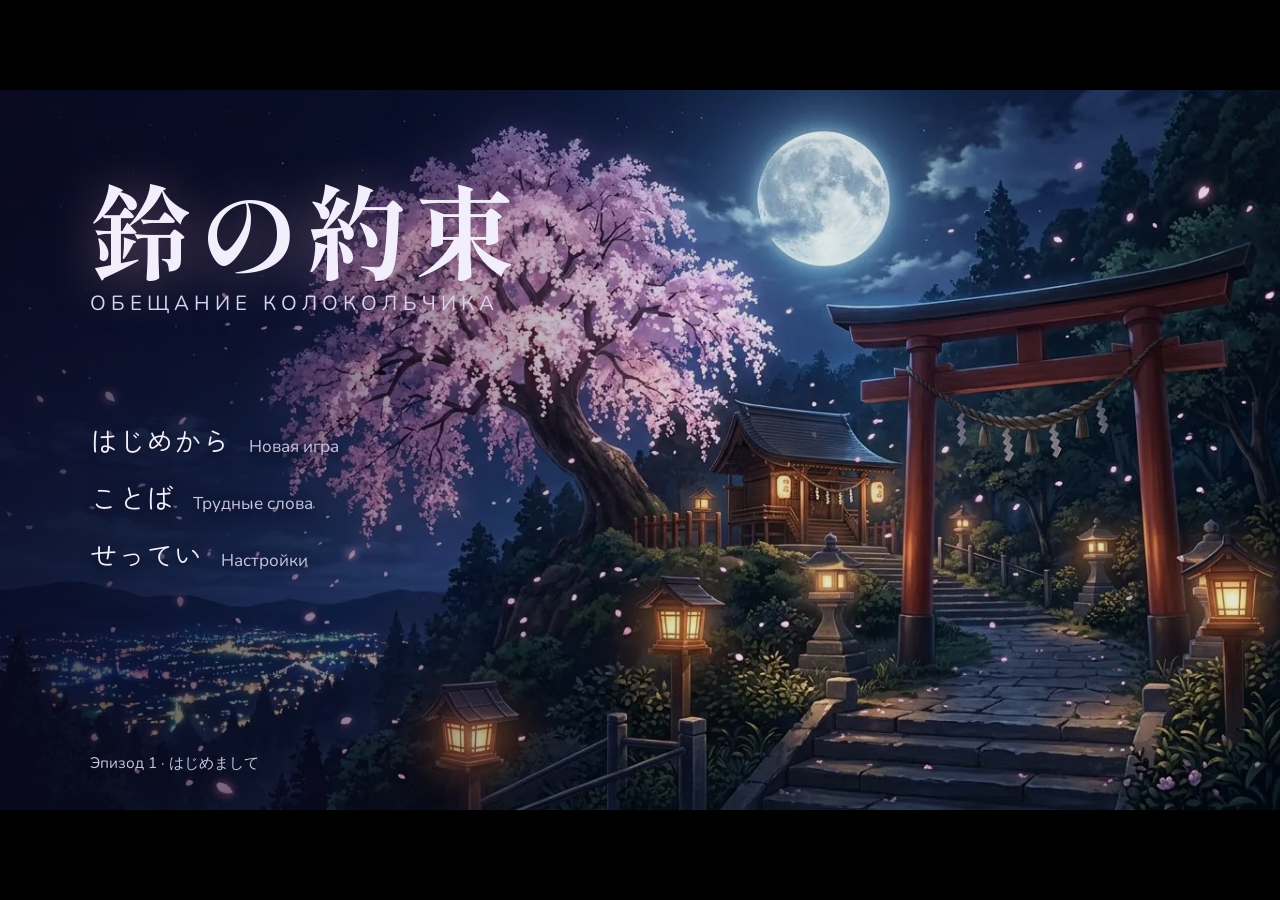
<file: web/index.html>
<!doctype html>
<html lang="ru">
<head>
<meta charset="utf-8">
<meta name="viewport" content="width=device-width, initial-scale=1, viewport-fit=cover">
<title>鈴の約束 · Обещание колокольчика</title>
<meta name="description" content="Визуальная новелла: история о колокольчике, дружбе и Японии — с простым японским.">
<link rel="preconnect" href="https://fonts.googleapis.com">
<link rel="preconnect" href="https://fonts.gstatic.com" crossorigin>
<link rel="stylesheet" href="https://fonts.googleapis.com/css2?family=Shippori+Mincho:wght@700;800&family=Zen+Maru+Gothic:wght@500;700&family=Klee+One:wght@600&family=Nunito:ital,wght@0,500;0,700;0,800;1,500&display=swap">
<link rel="stylesheet" href="css/game.css">
</head>
<body>
<div id="stage" aria-live="polite">
  <div id="game">
    <!-- фон: два слоя для плавной смены -->
    <div class="bg" id="bgA"></div>
    <div class="bg" id="bgB"></div>
    <div id="grain"></div>
    <div id="sprites"></div>

    <!-- верхние кнопки -->
    <div id="hud" hidden>
      <div id="sceneTag"></div>
      <div class="hud-btns">
        <button class="round" id="btnLog" title="История реплик" aria-label="История реплик">履歴</button>
        <button class="round" id="btnMenu" title="Меню" aria-label="Меню">☰</button>
      </div>
    </div>

    <!-- окно диалога -->
    <div id="dialog" hidden>
      <div id="nameTag" hidden></div>
      <div id="lineJp" lang="ja"></div>
      <div class="dlg-ctrls"><span id="nextMark">▼</span></div>
    </div>

    <div id="choices" hidden></div>
    <div id="pick" hidden></div>
    <div id="signCard" hidden></div>
    <div id="sceneCard" hidden><div class="sc-main"></div><div class="sc-sub"></div></div>
    <div id="toast" hidden></div>
    <div id="wordCard" hidden></div>

    <!-- титульный экран -->
    <section id="title" class="screen">
      <div class="petals" aria-hidden="true"></div>
      <div class="title-block">
        <h1 lang="ja">鈴の約束</h1>
        <p>Обещание колокольчика</p>
      </div>
      <nav class="title-menu">
        <button id="tNew"><span lang="ja">はじめから</span><small>Новая игра</small></button>
        <button id="tCont" hidden><span lang="ja">つづきから</span><small id="tContSub">Продолжить</small></button>
        <button id="tWords"><span lang="ja">ことば</span><small>Трудные слова</small></button>
        <button id="tSettings"><span lang="ja">せってい</span><small>Настройки</small></button>
      </nav>
      <div class="title-foot">Эпизод 1 · はじめまして</div>
    </section>

    <!-- имя героя -->
    <section id="nameScreen" class="screen" hidden>
      <div class="panel name-panel">
        <h2 lang="ja">あなたの なまえは？</h2>
        <p class="muted">Как тебя зовут?</p>
        <label for="nameInput">Имя</label>
        <input id="nameInput" maxlength="16" autocomplete="off" placeholder="Например, Анна">
        <div class="kana-row">
          <div>
            <div class="muted small">По-японски</div>
            <div id="kanaPreview" lang="ja">アンナ</div>
          </div>
          <button class="link" id="kanaEditBtn">изменить</button>
        </div>
        <input id="kanaInput" lang="ja" maxlength="12" hidden>
        <div class="seg" role="radiogroup" aria-label="Кто ты">
          <button id="gF" class="on" role="radio" aria-checked="true">я девочка</button>
          <button id="gM" role="radio" aria-checked="false">я мальчик</button>
        </div>
        <div class="row-end">
          <button class="ghost" id="nameBack">Назад</button>
          <button class="primary" id="nameGo">Начать</button>
        </div>
      </div>
    </section>

    <!-- письмо Ханы -->
    <section id="letter" class="overlay" hidden>
      <div class="paper" lang="ja"></div>
      <div class="letter-hint">Нажми, чтобы закрыть</div>
    </section>

    <!-- конец эпизода -->
    <section id="ending" class="screen" hidden>
      <div class="panel end-panel">
        <div class="end-kicker" lang="ja">第1話 おわり</div>
        <h2>Конец первого эпизода</h2>
        <div class="friends"></div>
        <p class="teaser"></p>
        <div class="row-end">
          <button class="ghost" id="endWords">Трудные слова</button>
          <button class="ghost" id="endAgain">Сыграть заново</button>
          <button class="primary" id="endMenu">В главное меню</button>
        </div>
      </div>
    </section>

    <!-- общие окна -->
    <section id="modal" class="overlay" hidden>
      <div class="panel modal-panel">
        <div class="modal-head"><h2 id="modalTitle"></h2><button class="round" id="modalClose" aria-label="Закрыть">×</button></div>
        <div id="modalBody"></div>
      </div>
    </section>

  </div>
</div>
<div id="rotate" aria-hidden="true">Поверни телефон горизонтально ↻</div>
<script src="js/words.js"></script>
<script src="js/ep01.js"></script>
<script src="js/engine.js"></script>
</body>
</html>
</file>
<file: web/css/game.css>
/* 鈴の約束 — ночная весенняя палитра. Сцена 16:9, все размеры в единицах контейнера (cqw). */
:root {
  --night: #0f0d24;
  --panel: rgba(20, 17, 46, .92);
  --panel-2: rgba(30, 26, 64, .95);
  --ink: #f2eefb;
  --muted: #aaa4cc;
  --line: rgba(242, 238, 251, .14);
  --sakura: #f5a9c1;
  --sakura-ink: #3d1529;
  --bell: #ecc86a;
  --paper: #f5ecdb;
  --paper-ink: #3a2e28;
  --f-title: "Shippori Mincho", "Hiragino Mincho ProN", "Yu Mincho", serif;
  --f-jp: "Zen Maru Gothic", "Hiragino Maru Gothic ProN", "Noto Sans JP", sans-serif;
  --f-ru: "Nunito", "Segoe UI", system-ui, sans-serif;
  color-scheme: dark;
}
* { box-sizing: border-box; -webkit-tap-highlight-color: transparent; }
html, body { margin: 0; height: 100%; background: #000; color: var(--ink); overflow: hidden; }
body { display: grid; place-items: center; font-family: var(--f-ru); }
button { font: inherit; color: inherit; cursor: pointer; }
button:focus-visible, input:focus-visible { outline: .15em solid var(--bell); outline-offset: .1em; }
[hidden] { display: none !important; }

#stage {
  position: relative; width: min(100vw, calc(100dvh * 16 / 9)); aspect-ratio: 16 / 9;
  container-type: size; overflow: hidden; background: var(--night); user-select: none; -webkit-user-select: none;
}
#game { position: absolute; inset: 0; font-size: 1.6cqw; }

/* ---------- фон ---------- */
.bg { position: absolute; inset: 0; background: center / cover no-repeat; opacity: 0; transition: opacity .8s ease, filter .8s ease; }
.bg.on { opacity: 1; }
#game.sepia .bg { filter: sepia(.55) saturate(.8) brightness(.95); }
#grain {
  position: absolute; inset: 0; pointer-events: none; opacity: 0; transition: opacity .8s;
  background-image: url("data:image/svg+xml,%3Csvg xmlns='http://www.w3.org/2000/svg' width='160' height='160'%3E%3Cfilter id='n'%3E%3CfeTurbulence type='fractalNoise' baseFrequency='.9' numOctaves='2' stitchTiles='stitch'/%3E%3C/filter%3E%3Crect width='100%25' height='100%25' filter='url(%23n)' opacity='.5'/%3E%3C/svg%3E");
  mix-blend-mode: overlay;
}
#game.sepia #grain { opacity: .35; }
#game.dim .bg { filter: brightness(.4) blur(.25em) saturate(.8); }
#game.sepia #sprites img { filter: sepia(.45) saturate(.85); }

/* ---------- персонажи ---------- */
#sprites { position: absolute; inset: 0; pointer-events: none; }
#sprites img {
  position: absolute; bottom: 0; transform: translateX(-50%); transform-origin: 50% 100%;
  transition: left .5s ease, opacity .45s ease, filter .3s ease; opacity: 0;
}
#sprites img.on { opacity: 1; }
#sprites img.dim { filter: brightness(.6) saturate(.8); }
#sprites img.talk { animation: hop .35s ease; }
@keyframes hop { 40% { transform: translateX(-50%) translateY(-1.2%); } }

/* ---------- верхняя панель ---------- */
#hud { position: absolute; top: 2.5%; left: 2.5%; right: 2.5%; display: flex; justify-content: space-between; align-items: center; z-index: 6; }
#sceneTag { font-family: var(--f-ru); font-size: .8em; background: rgba(15,13,36,.55); border: 1px solid var(--line); border-radius: 2em; padding: .25em .9em; }
.hud-btns { display: flex; gap: .45em; }
.round {
  width: 2.4em; height: 2.4em; border-radius: 50%; display: grid; place-items: center; border: 1px solid var(--line);
  background: rgba(15,13,36,.6); font-family: var(--f-jp); font-size: .85em; padding: 0;
}
.round:hover { border-color: var(--sakura); }

/* ---------- окно диалога ---------- */
#dialog {
  position: absolute; left: 3%; right: 3%; bottom: 3.5%; min-height: 26%; z-index: 5; cursor: pointer;
  background: linear-gradient(180deg, rgba(26,22,58,.9), rgba(15,13,36,.95));
  border: 1px solid rgba(245,169,193,.35); border-radius: 1em; padding: 1.5em 1.6em .7em;
  display: grid; grid-template-rows: 1fr auto; gap: .35em;
  box-shadow: 0 1em 3em rgba(0,0,0,.35);
}
#nameTag {
  position: absolute; top: -1.05em; left: 1.3em; background: var(--sakura); color: var(--sakura-ink);
  font-family: var(--f-jp); font-weight: 700; font-size: .95em; padding: .2em 1em; border-radius: .55em;
}
#nameTag.player { background: var(--bell); color: #3a2a0a; }
#nameTag.other { background: #c3bde3; color: #221e40; }
#lineJp { font-family: var(--f-jp); font-size: 1.55em; line-height: 1.75; letter-spacing: .03em; min-height: 1.75em; }
#lineJp.ru { font-family: var(--f-ru); font-size: 1.3em; line-height: 1.5; letter-spacing: 0; }
#lineJp.narr { font-family: var(--f-ru); font-style: italic; font-size: 1.2em; line-height: 1.5; letter-spacing: 0; color: #e2ddf3; }
#lineJp .ch { opacity: 0; }
#lineJp .ch.v { opacity: 1; }
#lineJp .w { border-bottom: .08em dashed transparent; border-radius: .1em; }
#dialog.done #lineJp .w { border-bottom-color: rgba(236,200,106,.6); cursor: help; }
#lineJp .w:hover { background: rgba(236,200,106,.15); }
#lineRu { font-family: var(--f-ru); color: var(--muted); font-size: .95em; min-height: 1.3em; }
#lineRu.locked { font-style: italic; opacity: .8; }
.dlg-ctrls { display: flex; gap: .5em; justify-content: flex-end; align-items: center; }
.dlg-ctrls button {
  font-family: var(--f-jp); font-size: .75em; border: 1px solid var(--line); background: transparent;
  border-radius: .45em; padding: .15em .6em; color: var(--muted);
}
.dlg-ctrls button.on { color: var(--sakura); border-color: var(--sakura); }
.dlg-ctrls button:disabled { opacity: .35; cursor: default; }
#nextMark { margin-right: auto; color: var(--sakura); font-size: .9em; opacity: 0; }
#dialog.done #nextMark { opacity: 1; animation: bob 1.1s ease-in-out infinite; }
@keyframes bob { 50% { transform: translateY(.25em); } }

/* ---------- выбор ---------- */
#choices {
  position: absolute; left: 50%; top: 8%; transform: translateX(-50%); width: 66%; z-index: 7;
  display: grid; gap: .6em;
}
#choices button, #pick button {
  text-align: left; background: rgba(15,13,36,.9); border: 1px solid rgba(245,169,193,.45); border-radius: .8em;
  padding: .65em 1em; display: grid; grid-template-columns: 1.7em 1fr; gap: .1em .7em; align-items: center;
  animation: rise .35s ease both;
}
#choices button:hover, #choices button:focus-visible { border-color: var(--sakura); background: rgba(64,30,62,.92); }
#choices .k { grid-row: span 2; width: 1.7em; height: 1.7em; border-radius: 50%; display: grid; place-items: center; background: rgba(245,169,193,.18); color: var(--sakura); font-size: .85em; }
#choices .jp { font-family: var(--f-jp); font-size: 1.15em; }
#choices .ru { font-family: var(--f-ru); font-size: .75em; color: var(--muted); }
@keyframes rise { from { opacity: 0; transform: translateY(.6em); } }

/* мини-задания: «что написано?», «найди табличку» */
#pick { position: absolute; inset: 0; z-index: 7; display: grid; place-content: center; gap: 1.1em; background: rgba(10,8,25,.45); }
#pick .p-prompt { text-align: center; font-size: 1.15em; font-weight: 700; text-shadow: 0 .1em .4em rgba(0,0,0,.6); }
#pick .p-big { text-align: center; font-family: var(--f-jp); font-size: 4em; color: var(--paper); text-shadow: 0 .1em .5em rgba(0,0,0,.6); }
#pick .p-opts { display: flex; gap: .8em; justify-content: center; flex-wrap: wrap; }
#pick button { grid-template-columns: 1fr; text-align: center; min-width: 7em; font-size: 1.2em; }
#pick.signs button {
  font-family: var(--f-jp); font-size: 1.8em; background: #fbf7ee; color: #2a2238; border: .12em solid #d9cfba;
  border-radius: .25em; padding: .4em .9em; box-shadow: 0 .3em .8em rgba(0,0,0,.4); transform: rotate(-1.5deg);
}
#pick.signs button:nth-child(2n) { transform: rotate(1.8deg); }
#pick button.no { animation: shake .4s ease; opacity: .45; }
@keyframes shake { 25% { translate: -.3em 0; } 75% { translate: .3em 0; } }

/* табличка/надпись крупно */
#signCard {
  position: absolute; left: 50%; top: 38%; transform: translate(-50%, -50%) rotate(-1.5deg); z-index: 6; cursor: pointer;
  background: #fffaf0; color: #2a2238; border-radius: .4em; padding: .8em 1.6em; text-align: center;
  box-shadow: 0 .6em 2em rgba(0,0,0,.5); border: .2em solid #f0c7d3; animation: rise .4s ease both;
}
#signCard .s-jp { font-family: var(--f-jp); font-weight: 700; font-size: 2.6em; color: #d6456b; }
#signCard .s-ru { font-family: var(--f-ru); font-size: .9em; color: #7b6a73; margin-top: .2em; }

/* название сцены */
#sceneCard { position: absolute; inset: 0; z-index: 8; display: grid; place-content: center; text-align: center; background: rgba(8,6,20,.55); animation: fade 1.8s ease both; pointer-events: none; }
#sceneCard .sc-main { font-family: var(--f-ru); letter-spacing: .3em; text-transform: uppercase; color: var(--bell); font-size: .9em; }
#sceneCard .sc-sub { font-family: var(--f-title); font-size: 2.6em; margin-top: .2em; }
@keyframes fade { 0% { opacity: 0; } 20%, 75% { opacity: 1; } 100% { opacity: 0; } }

#toast {
  position: absolute; top: 12%; left: 50%; transform: translateX(-50%); z-index: 9; pointer-events: none;
  background: rgba(15,13,36,.9); border: 1px solid var(--sakura); color: var(--sakura); border-radius: 2em;
  padding: .35em 1.1em; font-weight: 700; animation: fade 2s ease both;
}
#toast span { font-family: var(--f-jp); }

/* карточка слова */
#wordCard {
  position: absolute; z-index: 9; left: 50%; bottom: 33%; transform: translateX(-50%); min-width: 32%; max-width: 60%;
  background: var(--paper); color: var(--paper-ink); border-radius: .8em; padding: .8em 1.1em; box-shadow: 0 .6em 2em rgba(0,0,0,.45);
  animation: rise .25s ease both; cursor: pointer;
}
#wordCard .wc-jp { font-family: var(--f-jp); font-weight: 700; font-size: 1.8em; color: #2b2140; }
#wordCard .wc-read { color: #a2577a; font-weight: 700; }
#wordCard .wc-ru { margin-top: .2em; }
#wordCard .wc-row { display: flex; gap: .8em; align-items: baseline; }
#wordCard button { margin-left: auto; border: 1px solid #d8c8ad; background: transparent; border-radius: .4em; padding: .1em .55em; font-family: var(--f-jp); }

/* ---------- экраны ---------- */
.screen { position: absolute; inset: 0; z-index: 20; }
#title { background: url("../img/bg/menu.webp") center / cover; }
#title::after { content: ""; position: absolute; inset: 0; background: linear-gradient(90deg, rgba(10,8,30,.75), rgba(10,8,30,.1) 55%); pointer-events: none; }
.title-block { position: absolute; left: 7%; top: 12%; z-index: 2; }
.title-block h1 { margin: 0; font-family: var(--f-title); font-weight: 800; font-size: 5em; line-height: 1; letter-spacing: .06em; text-shadow: 0 .05em .5em rgba(245,169,193,.45); }
.title-block p { margin: .5em 0 0; color: #d8d2ee; letter-spacing: .25em; text-transform: uppercase; font-size: 1em; }
.title-menu { position: absolute; left: 7%; top: 45%; z-index: 2; display: grid; gap: .3em; }
.title-menu button { background: none; border: 0; padding: .2em 0; display: flex; align-items: baseline; gap: .7em; text-align: left; font-family: var(--f-jp); font-size: 1.35em; color: var(--ink); text-shadow: 0 .1em .4em rgba(0,0,0,.6); }
.title-menu button small { font-family: var(--f-ru); font-size: .62em; color: #c9c3e3; }
.title-menu button:hover, .title-menu button:focus-visible { color: var(--sakura); outline: none; }
.title-menu button:hover::before, .title-menu button:focus-visible::before { content: ""; width: .45em; height: .45em; background: var(--sakura); transform: rotate(45deg); margin-left: -1em; align-self: center; }
.title-foot { position: absolute; left: 7%; bottom: 5%; z-index: 2; font-size: .75em; color: #c9c3e3; }
.petals span { position: absolute; top: -4%; width: .9em; height: .6em; background: var(--sakura); border-radius: 100% 0 100% 0; opacity: .85; z-index: 1; animation: petal linear infinite; }
@keyframes petal { to { transform: translate(-8em, 60cqw) rotate(600deg); } }

.panel { background: var(--panel); border: 1px solid var(--line); border-radius: 1em; padding: 1.4em 1.8em; box-shadow: 0 1em 3em rgba(0,0,0,.4); }
.panel h2 { margin: 0; font-family: var(--f-title); font-size: 1.8em; }
.muted { color: var(--muted); }
.small { font-size: .75em; }
#nameScreen { background: url("../img/bg/menu.webp") center / cover; display: grid; place-items: center; }
#nameScreen::before { content: ""; position: absolute; inset: 0; background: rgba(10,8,30,.55); }
.name-panel { position: relative; width: 46%; display: grid; gap: .55em; }
.name-panel p { margin: 0 0 .4em; }
.name-panel label { font-size: .8em; color: var(--muted); }
.name-panel input { font: inherit; font-size: 1.2em; padding: .45em .7em; border-radius: .5em; border: 1px solid var(--line); background: rgba(255,255,255,.06); color: var(--ink); }
.kana-row { display: flex; align-items: end; justify-content: space-between; margin-top: .3em; }
#kanaPreview { font-family: var(--f-jp); font-size: 2.2em; color: var(--sakura); letter-spacing: .08em; min-height: 1.2em; }
button.link { background: none; border: 0; color: var(--muted); text-decoration: underline; font-size: .8em; }
.seg { display: flex; gap: .4em; margin-top: .4em; }
.seg button { border: 1px solid var(--line); background: transparent; border-radius: .5em; padding: .35em .9em; font-size: .9em; }
.seg button.on { border-color: var(--sakura); color: var(--sakura); }
.row-end { display: flex; gap: .6em; justify-content: flex-end; margin-top: .8em; flex-wrap: wrap; }
.primary { background: var(--sakura); color: var(--sakura-ink); border: 0; border-radius: .6em; padding: .5em 1.3em; font-weight: 800; }
.ghost { background: transparent; border: 1px solid var(--line); border-radius: .6em; padding: .5em 1.1em; }
.primary:hover { filter: brightness(1.07); }
.ghost:hover { border-color: var(--sakura); }

/* письмо */
.overlay { position: absolute; inset: 0; z-index: 30; background: rgba(8,6,20,.6); display: grid; place-items: center; }
#letter { cursor: pointer; }
.paper {
  width: 52%; min-height: 78%; background: var(--paper); color: var(--paper-ink); padding: 1.6em 2em; border-radius: .3em;
  box-shadow: 0 1.2em 3em rgba(0,0,0,.55); transform: rotate(-1deg);
  background-image: repeating-linear-gradient(180deg, transparent 0 2.35em, rgba(160,120,100,.18) 2.35em calc(2.35em + 1px));
}
.paper p { margin: 0; font-size: 1.2em; line-height: 1.75; font-family: "Klee One", var(--f-jp); }
.paper .blur { filter: blur(.22em); opacity: .65; }
.paper .known { background: rgba(236,200,106,.5); border-radius: .2em; padding: 0 .1em; }
.paper .sign { text-align: right; }
.letter-hint { position: absolute; bottom: 4%; color: var(--muted); font-size: .8em; }

/* конец эпизода */
#ending { background: url("../img/bg/room-night.webp") center / cover; display: grid; place-items: center; }
#ending::before { content: ""; position: absolute; inset: 0; background: rgba(10,8,30,.55); }
.end-panel { position: relative; width: 52%; }
.end-kicker { font-family: var(--f-jp); color: var(--bell); letter-spacing: .2em; }
.friends { display: grid; grid-template-columns: repeat(auto-fill, minmax(10em, 1fr)); gap: .5em .9em; margin: 1em 0; }
.friend { display: flex; align-items: center; gap: .6em; }
.friend img { width: 2.6em; height: 2.6em; object-fit: cover; object-position: 50% 6%; border-radius: 50%; background: rgba(255,255,255,.08); border: 1px solid var(--line); }
.friend .hearts { color: var(--sakura); letter-spacing: .1em; }
.friend .nm { font-family: var(--f-jp); font-size: .9em; }
.teaser { font-style: italic; color: #d8d2ee; margin: .4em 0 0; }

/* общие окна: словарик, история, настройки, меню */
.modal-panel { width: 62%; max-height: 82%; display: grid; grid-template-rows: auto 1fr; }
.modal-head { display: flex; justify-content: space-between; align-items: center; margin-bottom: .6em; }
#modalBody { overflow: auto; padding-right: .3em; }
.words { display: grid; grid-template-columns: repeat(auto-fill, minmax(14em, 1fr)); gap: .5em; }
.word { border: 1px solid var(--line); border-radius: .6em; padding: .45em .7em; background: rgba(255,255,255,.03); }
.word .wj { font-family: var(--f-jp); font-size: 1.2em; }
.word .wr { color: var(--sakura); font-size: .8em; margin-left: .4em; }
.word .wm { color: var(--muted); font-size: .8em; }
.word.secret .wm { font-style: italic; }
.log-item { padding: .45em 0; border-bottom: 1px solid var(--line); }
.log-item .lw { font-family: var(--f-jp); color: var(--sakura); font-size: .8em; }
.log-item .lj { font-family: var(--f-jp); }
.log-item .lr { color: var(--muted); font-size: .85em; }
.set-row { display: flex; justify-content: space-between; align-items: center; gap: 1em; padding: .5em 0; border-bottom: 1px solid var(--line); }
.set-row .seg { margin: 0; }
.menu-list { display: grid; gap: .5em; }
.menu-list button { text-align: left; }

#rotate { display: none; }
@media (orientation: portrait) and (max-width: 700px) {
  #rotate { display: grid; position: fixed; left: 0; right: 0; top: calc(50% + 31vw); place-items: center; color: var(--muted); font-size: 14px; }
}
@media (prefers-reduced-motion: reduce) {
  *, *::before, *::after { animation-duration: .01ms !important; animation-iteration-count: 1 !important; transition-duration: .01ms !important; }
}
</file>
